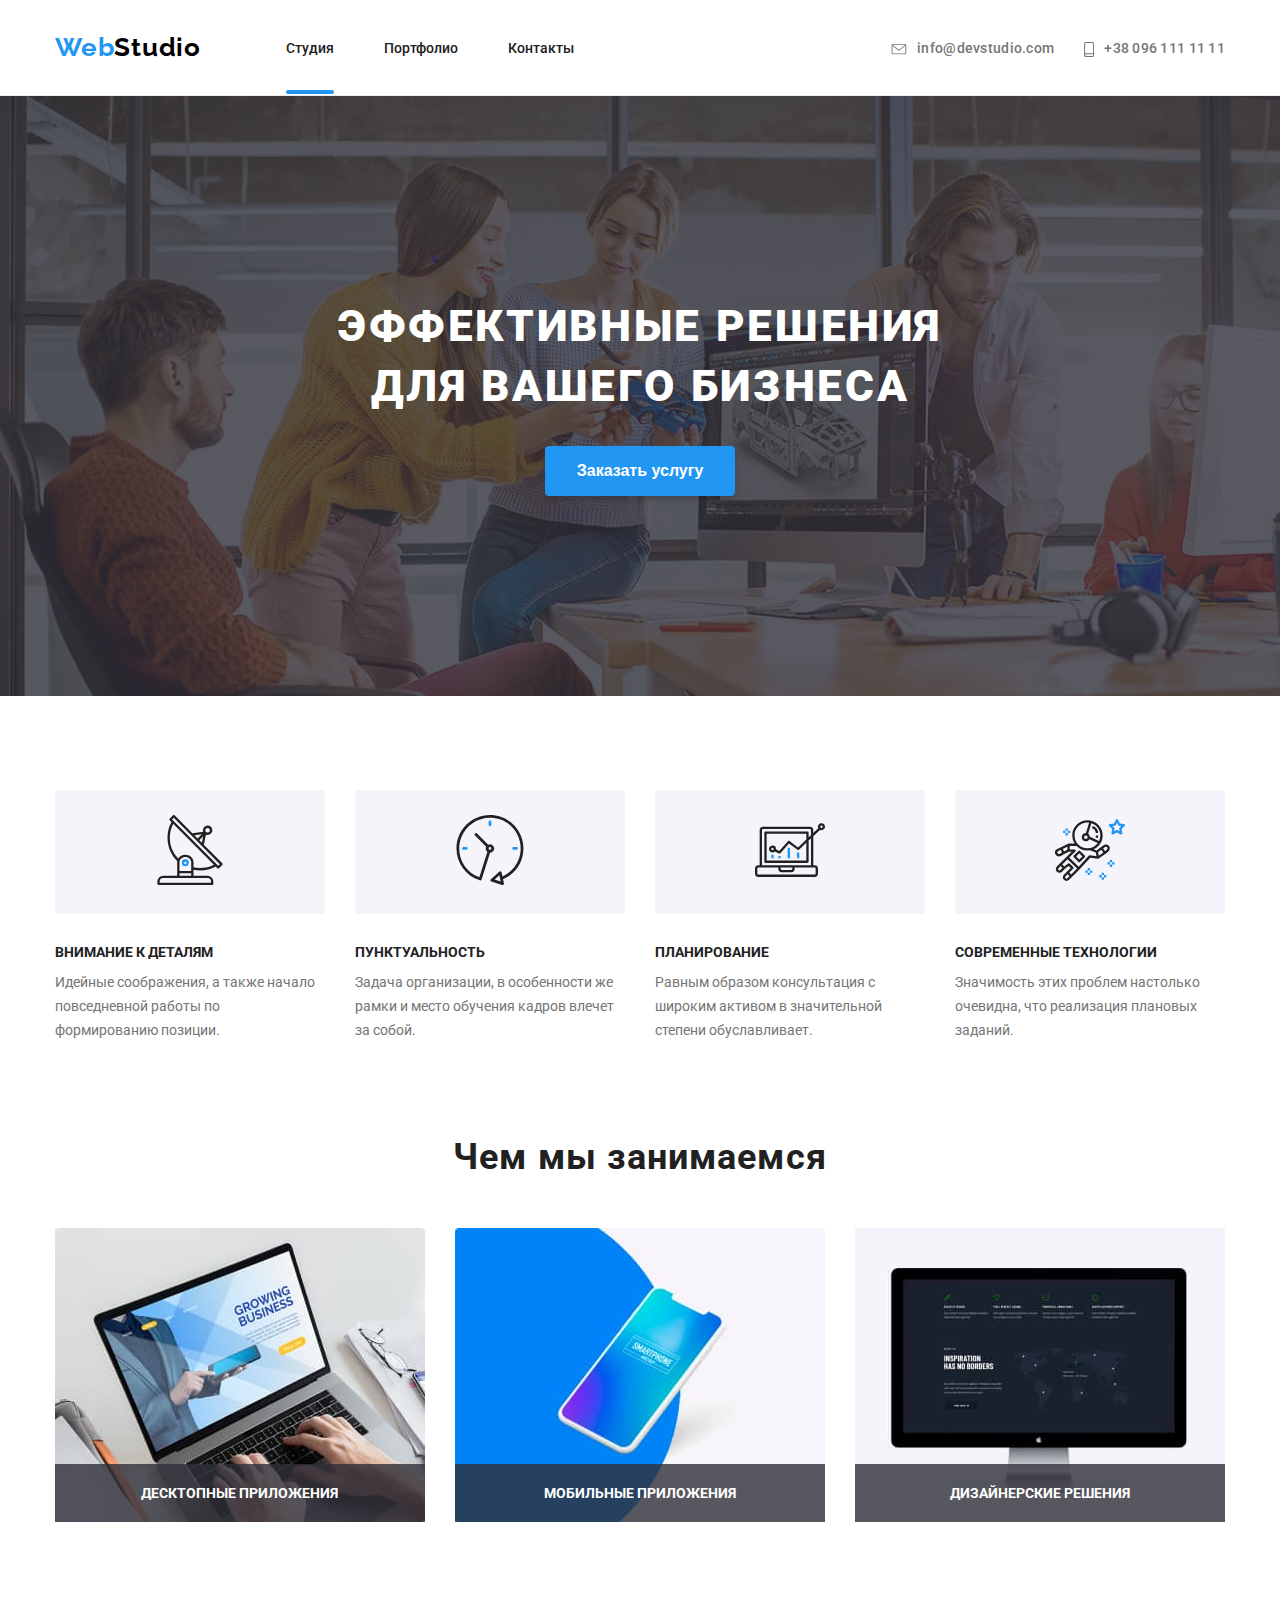
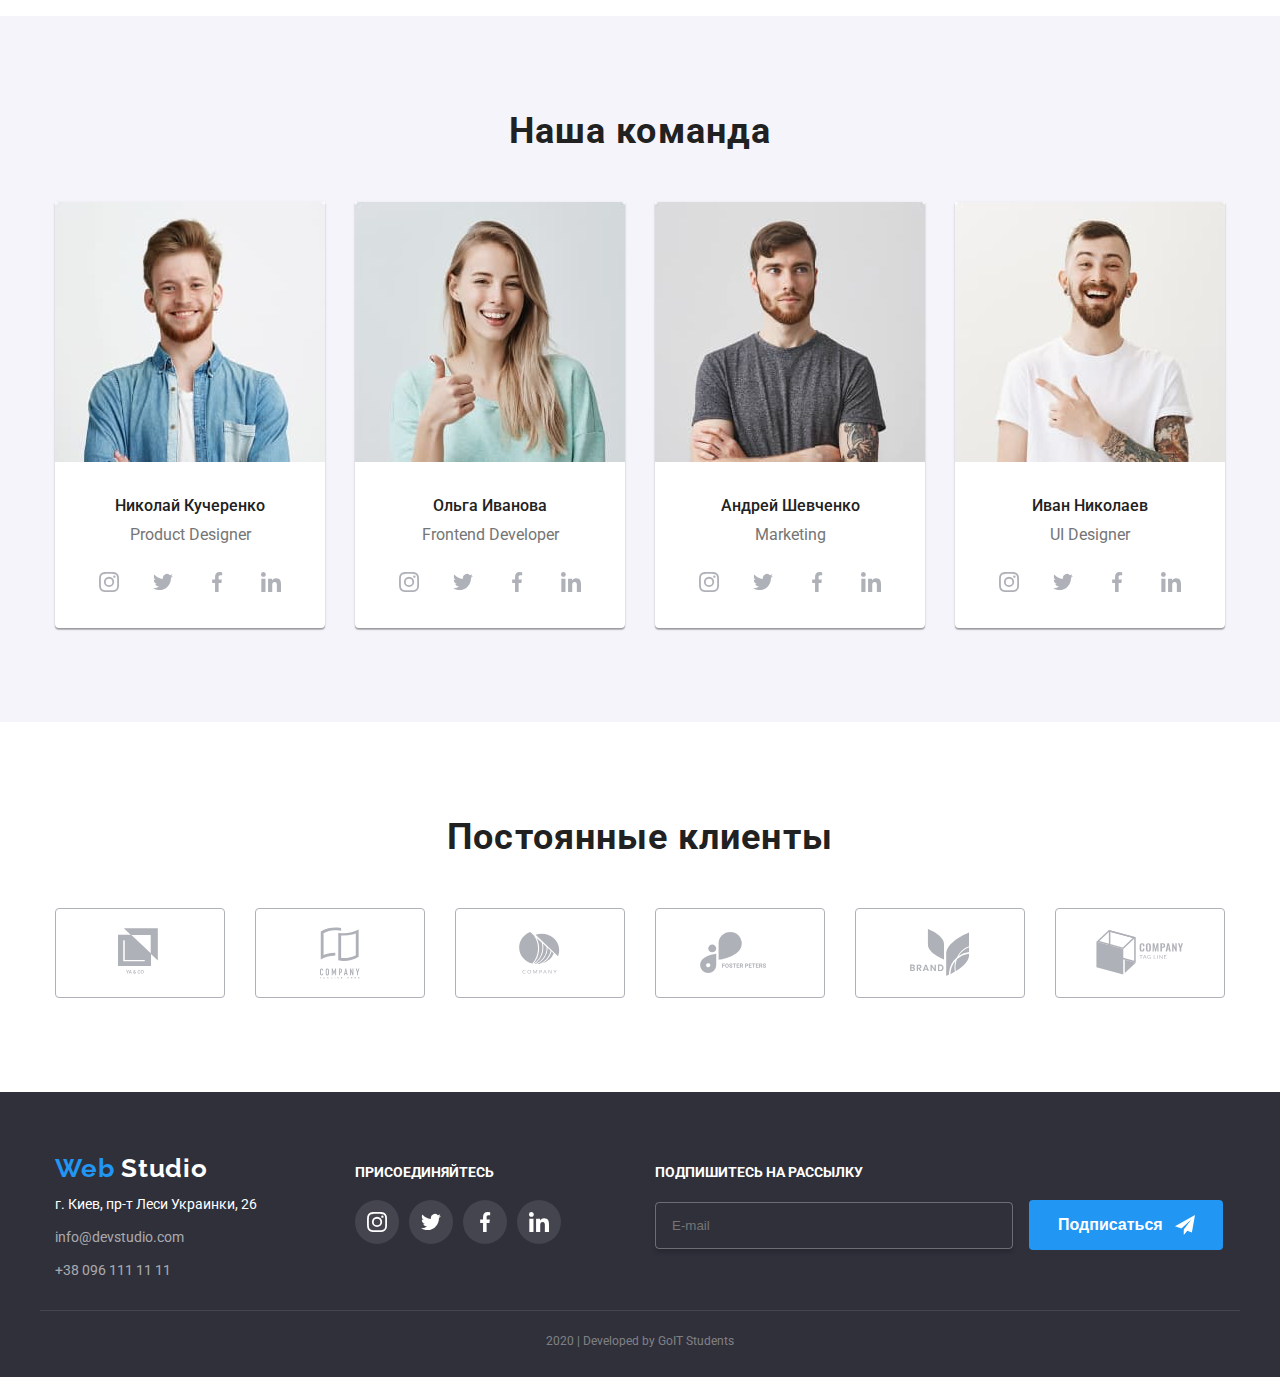
<file: index.html>
<!DOCTYPE html>
<html lang="ru">
  <head>
    <meta charset="UTF-8" />
    <meta name="viewport" content="width=device-width, initial-scale=1.0" />
    <title>Document</title>
    <link
      href="https://fonts.googleapis.com/css2?family=Raleway:wght@700&family=Roboto:wght@400;500;700;900&display=swap"
      rel="stylesheet"
    />
    <link rel="stylesheet" href="./css/main.min.css" />
  </head>
  <body>
    <header class="header-page">
      <nav class="conteiner header-content">
        <a class="main-logo" href="./index.html" lang="en">
          <span class="main-logo-web">Web</span>
          <span class="main-logo-studio">Studio</span></a
        >
        <div class="nav-button-conteiner">
          <ul class="list nav-main">
            <li class="nav-item">
              <a class="nav-link underline-link" href="./index.html">Студия</a>
            </li>
            <li class="nav-item">
              <a class="nav-link" href="./portfolio.html">Портфолио</a>
            </li>
            <li class="nav-item"><a class="nav-link" href="">Контакты</a></li>
          </ul>
        </div>
        <ul class="list nav-contacts-menu">
          <li class="nav-contacts">
            <a class="contacts" href="mailto:info@devstudio.com"
              ><svg width="16" height="11">
                <use href="./images/symbol-defs.svg#icon-letter1"></use></svg
              >info@devstudio.com</a
            >
          </li>
          <li class="nav-contacts">
            <a class="contacts" href="tel:+380961111111"
              ><svg width="10" height="15">
                <use href="./images/symbol-defs.svg#icon-phone1"></use></svg
              >+38 096 111 11 11</a
            >
          </li>
        </ul>
      </nav>
    </header>
    <main>
      <section class="main-section">
        <div class="conteiner">
          <h1 class="main-title">Эффективные решения для вашего бизнеса</h1>

          <button
            type="button"
            class="main-button-link primary-button"
            data-modal-open
          >
            Заказать услугу
          </button>
        </div>
      </section>

      <section>
        <div class="conteiner">
          <ul class="list second-section">
            <li class="second-section-item">
              <div class="second-section-pic">
                <svg class="criteria-icon">
                  <use href="./images/symbol-defs.svg#icon-antenna1"></use>
                </svg>
              </div>
              <h3 class="criteria-title">Внимание к деталям</h3>
              <p class="criteria-description-text">
                Идейные соображения, а также начало повседневной работы по
                формированию позиции.
              </p>
            </li>
            <li class="second-section-item">
              <div class="second-section-pic">
                <svg class="criteria-icon">
                  <use href="./images/symbol-defs.svg#icon-clock1"></use>
                </svg>
              </div>
              <h3 class="criteria-title">Пунктуальность</h3>
              <p class="criteria-description-text">
                Задача организации, в особенности же рамки и место обучения
                кадров влечет за собой.
              </p>
            </li>
            <li class="second-section-item">
              <div class="second-section-pic">
                <svg class="criteria-icon">
                  <use href="./images/symbol-defs.svg#icon-diagram1"></use>
                </svg>
              </div>
              <h3 class="criteria-title">Планирование</h3>
              <p class="criteria-description-text">
                Равным образом консультация с широким активом в значительной
                степени обуславливает.
              </p>
            </li>
            <li class="second-section-item">
              <div class="second-section-pic">
                <svg class="criteria-icon">
                  <use href="./images/symbol-defs.svg#icon-astronaut1"></use>
                </svg>
              </div>
              <h3 class="criteria-title">Современные технологии</h3>
              <p class="criteria-description-text">
                Значимость этих проблем настолько очевидна, что реализация
                плановых заданий.
              </p>
            </li>
          </ul>
        </div>
      </section>

      <section class="experience-section">
        <div class="conteiner">
          <h2 class="section-title">Чем мы занимаемся</h2>
          <ul class="list experience-list">
            <li class="experience-item">
              <img
                src="./images/img.jpg"
                alt="лаптоп"
                width="370"
                height="294"
              />
              <h3 class="experience-subtitle">Десктопные приложения</h3>
            </li>
            <li class="experience-item">
              <img
                src="./images/box.jpg"
                alt="мобильный"
                width="370"
                height="294"
              />
              <h3 class="experience-subtitle">Мобильные приложения</h3>
            </li>
            <li class="experience-item">
              <img
                src="./images/box3.jpg"
                alt="монитор"
                width="370"
                height="294"
              />
              <h3 class="experience-subtitle">Дизайнерские решения</h3>
            </li>
          </ul>
        </div>
      </section>

      <section class="our-team-section">
        <div class="conteiner">
          <h2 class="section-title">Наша команда</h2>
          <ul class="list team-list">
            <li class="team-card">
              <img
                src="./images/img(1).jpg"
                alt="Николай"
                width="270"
                height="260"
              />
              <div class="team-card-description">
                <h3 class="worker">Николай Кучеренко</h3>
                <p class="post" lang="en">Product Designer</p>
                <ul class="list network-list">
                  <li class="network-item">
                    <a class="list-item network-link" href="">
                      <svg class="network-icon">
                        <use href="./images/symbol-defs.svg#icon-inst1"></use>
                      </svg>
                    </a>
                  </li>
                  <li class="network-item">
                    <a class="list-item network-link" href="">
                      <svg class="network-icon">
                        <use href="./images/symbol-defs.svg#icon-twit1"></use>
                      </svg>
                    </a>
                  </li>
                  <li class="network-item">
                    <a class="list-item network-link" href="">
                      <svg class="network-icon">
                        <use href="./images/symbol-defs.svg#icon-faceb1"></use>
                      </svg>
                    </a>
                  </li>
                  <li class="network-item">
                    <a class="list-item network-link" href="">
                      <svg class="network-icon">
                        <use href="./images/symbol-defs.svg#icon-link1"></use>
                      </svg>
                    </a>
                  </li>
                </ul>
              </div>
            </li>

            <li class="team-card">
              <img
                src="./images/img(2).jpg"
                alt="Ольга"
                width="270"
                height="260"
              />
              <div class="team-card-description">
                <h3 class="worker">Ольга Иванова</h3>
                <p class="post" lang="en">Frontend Developer</p>
                <ul class="list network-list">
                  <li class="network-item">
                    <a class="list-item network-link" href="">
                      <svg class="network-icon">
                        <use href="./images/symbol-defs.svg#icon-inst1"></use>
                      </svg>
                    </a>
                  </li>
                  <li class="network-item">
                    <a class="list-item network-link" href="">
                      <svg class="network-icon">
                        <use href="./images/symbol-defs.svg#icon-twit1"></use>
                      </svg>
                    </a>
                  </li>
                  <li class="network-item">
                    <a class="list-item network-link" href="">
                      <svg class="network-icon">
                        <use href="./images/symbol-defs.svg#icon-faceb1"></use>
                      </svg>
                    </a>
                  </li>
                  <li class="network-item">
                    <a class="list-item network-link" href="">
                      <svg class="network-icon">
                        <use href="./images/symbol-defs.svg#icon-link1"></use>
                      </svg>
                    </a>
                  </li>
                </ul>
              </div>
            </li>
            <li class="team-card">
              <img
                src="./images/img(3).jpg"
                alt="Андрей"
                width="270"
                height="260"
              />
              <div class="team-card-description">
                <h3 class="worker">Андрей Шевченко</h3>
                <p class="post" lang="en">Marketing</p>
                <ul class="list network-list">
                  <li class="network-item">
                    <a class="list-item network-link" href="">
                      <svg class="network-icon">
                        <use href="./images/symbol-defs.svg#icon-inst1"></use>
                      </svg>
                    </a>
                  </li>
                  <li class="network-item">
                    <a class="list-item network-link" href="">
                      <svg class="network-icon">
                        <use href="./images/symbol-defs.svg#icon-twit1"></use>
                      </svg>
                    </a>
                  </li>
                  <li class="network-item">
                    <a class="list-item network-link" href="">
                      <svg class="network-icon">
                        <use href="./images/symbol-defs.svg#icon-faceb1"></use>
                      </svg>
                    </a>
                  </li>
                  <li class="network-item">
                    <a class="list-item network-link" href="">
                      <svg class="network-icon">
                        <use href="./images/symbol-defs.svg#icon-link1"></use>
                      </svg>
                    </a>
                  </li>
                </ul>
              </div>
            </li>
            <li class="team-card">
              <img
                src="./images/img(4).jpg"
                alt="Иван"
                width="270"
                height="260"
              />
              <div class="team-card-description">
                <h3 class="worker">Иван Николаев</h3>
                <p class="post" lang="en">UI Designer</p>
                <ul class="list network-list">
                  <li class="network-item">
                    <a class="list-item network-link" href="">
                      <svg class="network-icon">
                        <use href="./images/symbol-defs.svg#icon-inst1"></use>
                      </svg>
                    </a>
                  </li>
                  <li class="network-item">
                    <a class="list-item network-link" href="">
                      <svg class="network-icon">
                        <use href="./images/symbol-defs.svg#icon-twit1"></use>
                      </svg>
                    </a>
                  </li>
                  <li class="network-item">
                    <a class="list-item network-link" href="">
                      <svg class="network-icon">
                        <use href="./images/symbol-defs.svg#icon-faceb1"></use>
                      </svg>
                    </a>
                  </li>
                  <li class="network-item">
                    <a class="list-item network-link" href="">
                      <svg class="network-icon">
                        <use href="./images/symbol-defs.svg#icon-link1"></use>
                      </svg>
                    </a>
                  </li>
                </ul>
              </div>
            </li>
          </ul>
        </div>
      </section>

      <section class="client-section">
        <div class="conteiner">
          <h2 class="section-title">Постоянные клиенты</h2>
          <ul class="list client-list">
            <li class="client-item">
              <a class="list-item client-link" href="">
                <svg width="44" height="49" class="client-icon">
                  <use href="./images/symbol-defs.svg#icon-logo_1"></use>
                </svg>
              </a>
            </li>

            <li class="client-item">
              <a class="list-item client-link" href="">
                <svg width="40" height="52" class="client-icon">
                  <use href="./images/symbol-defs.svg#icon-logo_2"></use>
                </svg>
              </a>
            </li>

            <li class="client-item">
              <a class="list-item client-link" href="">
                <svg width="41" height="42" class="client-icon">
                  <use href="./images/symbol-defs.svg#icon-logo_3"></use>
                </svg>
              </a>
            </li>

            <li class="client-item">
              <a class="list-item client-link" href="">
                <svg width="79" height="42" class="client-icon">
                  <use href="./images/symbol-defs.svg#icon-logo_4"></use>
                </svg>
              </a>
            </li>

            <li class="client-item">
              <a class="list-item client-link" href="">
                <svg width="59" height="47" class="client-icon">
                  <use href="./images/symbol-defs.svg#icon-logo_5"></use>
                </svg>
              </a>
            </li>

            <li class="client-item">
              <a class="list-item client-link" href="">
                <svg width="88" height="45" class="client-icon">
                  <use href="./images/symbol-defs.svg#icon-logo_6"></use>
                </svg>
              </a>
            </li>
          </ul>
        </div>
      </section>
    </main>
    <footer class="footer-content">
      <div class="conteiner social-content">
        <div class="address-content">
          <a class="footer-logo" href="./index.html" lang="en"
            ><span class="footer-logo-web">Web</span>
            <span class="footer-logo-studio-white">Studio</span></a
          >

          <address class="site-address">
            <ul class="list">
              <li class="address">г. Киев, пр-т Леси Украинки, 26</li>
              <li class="footer-contacts">
                <a class="footer-nav" href="mailto:info@devstudio.com"
                  >info@devstudio.com</a
                >
              </li>

              <li class="footer-contacts">
                <a class="footer-nav" href="tel:+380961111111"
                  >+38 096 111 11 11</a
                >
              </li>
            </ul>
          </address>
        </div>
        <div class="join-content">
          <h3 class="footer-title">Присоединяйтесь</h3>
          <ul class="list join-list">
            <li class="social-item">
              <a class="footer-network-link" href="">
                <svg class="footer-network-icon">
                  <use href="./images/symbol-defs.svg#icon-inst1"></use>
                </svg>
              </a>
            </li>
            <li class="social-item">
              <a class="footer-network-link" href="">
                <svg class="footer-network-icon">
                  <use href="./images/symbol-defs.svg#icon-twit1"></use>
                </svg>
              </a>
            </li>
            <li class="social-item">
              <a class="footer-network-link" href="">
                <svg class="footer-network-icon">
                  <use href="./images/symbol-defs.svg#icon-faceb1"></use>
                </svg>
              </a>
            </li>
            <li class="social-item">
              <a class="footer-network-link" href="">
                <svg class="footer-network-icon">
                  <use href="./images/symbol-defs.svg#icon-link1"></use>
                </svg>
              </a>
            </li>
          </ul>
        </div>
        <form class="footer-subscribe" action="#" method="post">
          <h3 class="footer-title">Подпишитесь на рассылку</h3>
          <input
            class="footer-input"
            type="email"
            name="email"
            placeholder="E-mail"
          />
          <button type="submit" class="footer-button">
            Подписаться
            <svg class="footer-subscribe-icon">
              <use href="./images/symbol-defs.svg#icon-plane1"></use>
            </svg>
          </button>
        </form>
      </div>

      <div class="conteiner site-development">
        <p class="developed" lang="en">2020 | Developed by GoIT Students</p>
      </div>
    </footer>
    <div data-modal class="modal-backdrop is-hidden">
      <div class="order-modal-window">
        <button data-modal-close class="close-modal-window" type="button">
          <svg class="close-svg">
            <use href="./images/modal-sprite.svg#icon-close"></use>
          </svg>
        </button>
        <h3 class="order-header">Оставьте свои данные, мы вам перезвоним</h3>
        <form>
          <div class="form-wraper">
            <input
              class="order-input"
              type="text"
              placeholder=" "
              name="user-name"
              id="user-name"
            />
            <label class="order-label" for="user-name">Имя</label>
            <svg class="order-icon">
              <use href="./images/modal-sprite.svg#icon-name"></use>
            </svg>
          </div>
          <div class="form-wraper">
            <input
              class="order-input"
              type="tel"
              placeholder=" "
              name="user-tel"
              id="user-tel"
            />
            <label class="order-label" for="user-tel">Телефон</label>
            <svg class="order-icon">
              <use href="./images/modal-sprite.svg#icon-telephone"></use>
            </svg>
          </div>
          <div class="form-wraper">
            <input
              class="order-input"
              type="email"
              placeholder=" "
              name="user-mail"
              id="user-mail"
            />
            <label class="order-label" for="user-mail">Почта</label>
            <svg class="order-icon">
              <use href="./images/modal-sprite.svg#icon-mail"></use>
            </svg>
          </div>
          <div class="comment-wraper">
            <textarea
              class="comment-textarea"
              id="comment"
              name="comment"
              rows="6"
            >
            </textarea>

            <label class="comment-label" for="comment">Комментарий</label>
          </div>
          <div class="policy-wraper">
            <label class="check policy-label" for="policy">
              <input
                class="policy-checkbox"
                id="policy"
                type="checkbox"
                name="policy"
                value="policy"
              />
              <span class="checkbox"></span>
              Соглашаюсь с рассылкой и принимаю
              <a class="policy-link" href="">Условия договора</a></label
            >
          </div>
          <button class="order-buttom" type="submit">Отправить</button>
        </form>
      </div>
    </div>
    <script src="./js/modal.js"></script>
  </body>
</html>
</file>
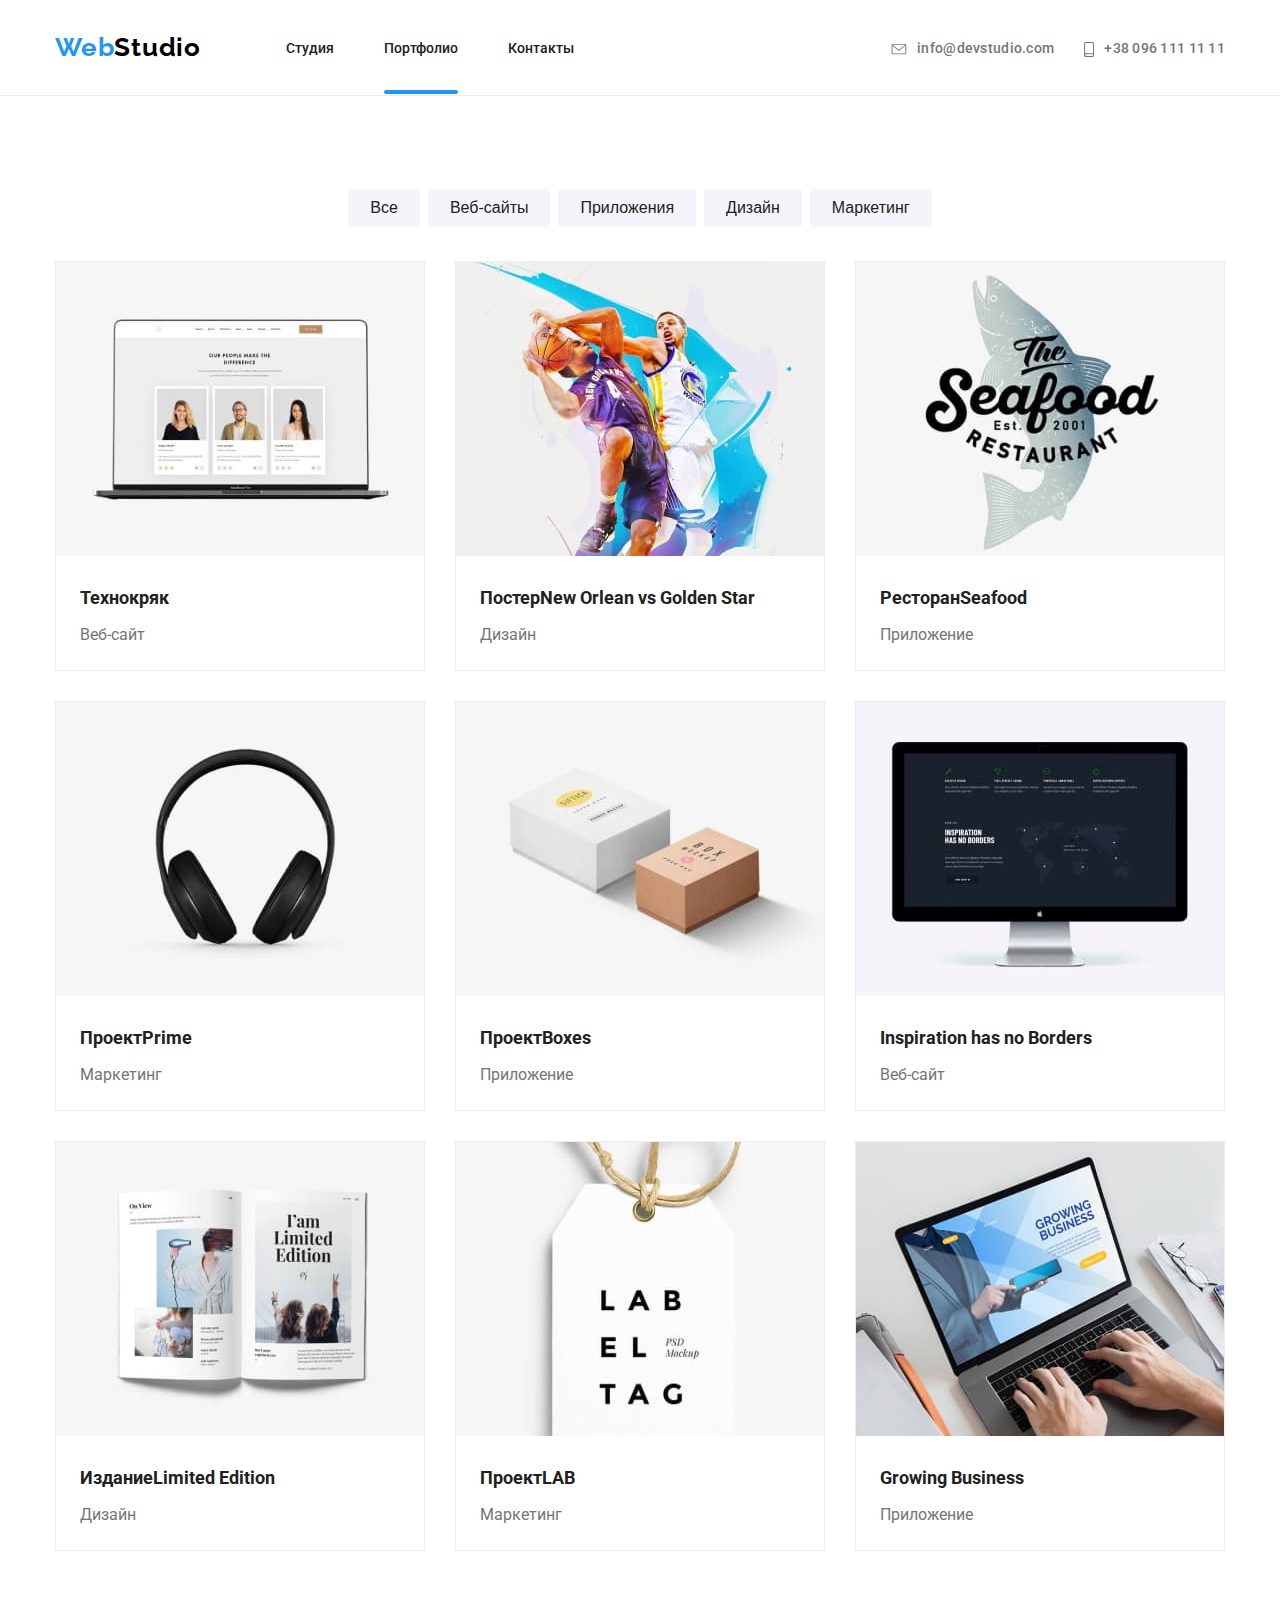
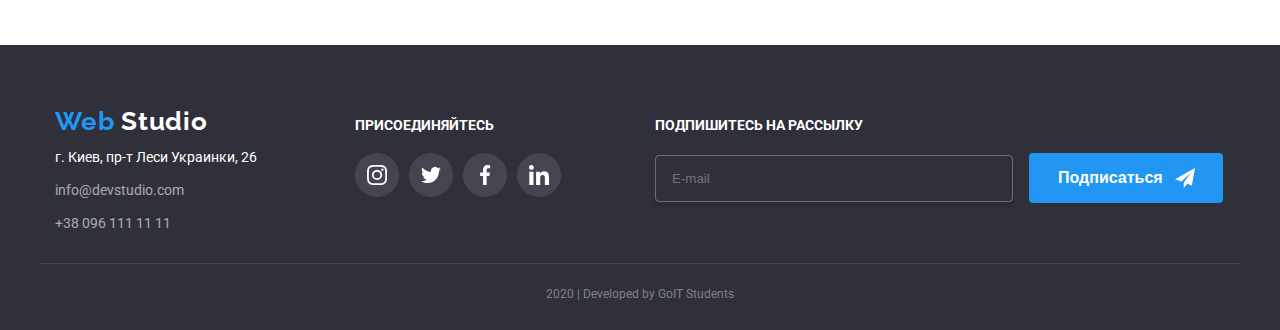
<file: portfolio.html>
<!DOCTYPE html>
<html lang="ru">
  <head>
    <meta charset="UTF-8" />
    <meta name="viewport" content="width=device-width, initial-scale=1.0" />
    <title>Portfolio</title>
    <link
      href="https://fonts.googleapis.com/css2?family=Raleway:wght@700&family=Roboto:wght@400;500;700;900&display=swap"
      rel="stylesheet"
    />
    <link rel="stylesheet" href="./css/main.min.css" />
  </head>
  <body>
    <header class="header-page">
      <nav class="conteiner header-content">
        <a class="main-logo" href="./index.html" lang="en">
          <span class="main-logo-web">Web</span>
          <span class="main-logo-studio">Studio</span></a
        >
        <div class="nav-button-conteiner">
          <ul class="list nav-main">
            <li class="nav-item">
              <a class="nav-link" href="./index.html">Студия</a>
            </li>
            <li class="nav-item">
              <a class="nav-link underline-link" href="./portfolio.html"
                >Портфолио</a
              >
            </li>
            <li class="nav-item">
              <a class="nav-link" href="">Контакты </a>
            </li>
          </ul>
        </div>
        <ul class="list nav-contacts-menu">
          <li class="nav-contacts">
            <a class="contacts" href="mailto:info@devstudio.com"
              ><svg width="16" height="11">
                <use href="./images/symbol-defs.svg#icon-letter1"></use></svg
              >info@devstudio.com</a
            >
          </li>
          <li class="nav-contacts">
            <a class="contacts" href="tel:+380961111111"
              ><svg width="10" height="15">
                <use href="./images/symbol-defs.svg#icon-phone1"></use></svg
              >+38 096 111 11 11</a
            >
          </li>
        </ul>
      </nav>
    </header>
    <main class="portfolio-main-page">
      <section>
        <div class="conteiner">
          <h1 class="invisible-title">Страница портфолио</h1>
          <ul class="list interactive-menu">
            <li class="interactive-item">
              <button type="button" class="interactive-link">Все</button>
            </li>
            <li class="interactive-item">
              <button type="button" class="interactive-link">Веб-сайты</button>
            </li>
            <li class="interactive-item">
              <button type="button" class="interactive-link">Приложения</button>
            </li>
            <li class="interactive-item">
              <button type="button" class="interactive-link">Дизайн</button>
            </li>
            <li class="interactive-item">
              <button type="button" class="interactive-link">Маркетинг</button>
            </li>
          </ul>

          <h2 class="invisible-title">Портфолио Меню</h2>
          <ul class="list portfolio-menu">
            <li class="portfolio-menu-item">
              <a href="">
                <div class="portfolio-background">
                  <img
                    src="./images/pic1.jpg"
                    alt=""
                    width="370"
                    height="294"
                  />
                  <div class="image-content">
                    <p>
                      Технокряк это современная площадка распространения
                      коронавируса. Компании используют эту платформу для
                      цифрового шпионажа и атак на защищённые сервера
                      конкурентов.
                    </p>
                  </div>
                </div>
                <div class="portfolio-card-body">
                  <h3 class="project">Технокряк</h3>
                  <p class="working">Веб-сайт</p>
                </div>
              </a>
            </li>
            <li class="portfolio-menu-item">
              <a href="">
                <div class="portfolio-background">
                  <img
                    src="./images/pic2.jpg"
                    alt=""
                    width="370"
                    height="294"
                  />
                  <div class="image-content">
                    <p>
                      Lorem ipsum dolor, sit amet consectetur adipisicing elit.
                      Quas repellendus praesentium fuga recusandae! Dicta facere
                      quo assumenda suscipit illum ipsa nobis?
                    </p>
                  </div>
                </div>
                <div class="portfolio-card-body">
                  <h3 class="project">
                    Постер <span lang="en">New Orlean vs Golden Star</span>
                  </h3>
                  <p class="working">Дизайн</p>
                </div>
              </a>
            </li>
            <li class="portfolio-menu-item">
              <a href="">
                <div class="portfolio-background">
                  <img
                    src="./images/pic3.jpg"
                    alt=""
                    width="370"
                    height="294"
                  />
                  <div class="image-content">
                    <p>
                      Lorem ipsum dolor, sit amet consectetur adipisicing elit.
                      Quas repellendus praesentium fuga recusandae! Dicta facere
                      quo assumenda suscipit illum ipsa nobis?
                    </p>
                  </div>
                </div>
                <div class="portfolio-card-body">
                  <h3 class="project">
                    Ресторан <span lang="en">Seafood</span>
                  </h3>
                  <p class="working">Приложение</p>
                </div>
              </a>
            </li>
            <li class="portfolio-menu-item">
              <a href="">
                <div class="portfolio-background">
                  <img
                    src="./images/pic4.jpg"
                    alt=""
                    width="370"
                    height="294"
                  />
                  <div class="image-content">
                    <p>
                      Lorem ipsum dolor, sit amet consectetur adipisicing elit.
                      Quas repellendus praesentium fuga recusandae! Dicta facere
                      quo assumenda suscipit illum ipsa nobis?
                    </p>
                  </div>
                </div>
                <div class="portfolio-card-body">
                  <h3 class="project">Проект <span lang="en">Prime</span></h3>
                  <p class="working">Маркетинг</p>
                </div>
              </a>
            </li>
            <li class="portfolio-menu-item">
              <a href="">
                <div class="portfolio-background">
                  <img
                    src="./images/pic5.jpg"
                    alt=""
                    width="370"
                    height="294"
                  />
                  <div class="image-content">
                    <p>
                      Lorem ipsum dolor, sit amet consectetur adipisicing elit.
                      Quas repellendus praesentium fuga recusandae! Dicta facere
                      quo assumenda suscipit illum ipsa nobis?
                    </p>
                  </div>
                </div>
                <div class="portfolio-card-body">
                  <h3 class="project">Проект <span lang="en">Boxes</span></h3>
                  <p class="working">Приложение</p>
                </div>
              </a>
            </li>
            <li class="portfolio-menu-item">
              <a href="">
                <div class="portfolio-background">
                  <img
                    src="./images/pic6.jpg"
                    alt=""
                    width="370"
                    height="294"
                  />
                  <div class="image-content">
                    <p>
                      Lorem ipsum dolor, sit amet consectetur adipisicing elit.
                      Quas repellendus praesentium fuga recusandae! Dicta facere
                      quo assumenda suscipit illum ipsa nobis?
                    </p>
                  </div>
                </div>
                <div class="portfolio-card-body">
                  <h3 class="project">
                    <span lang="en">Inspiration has no Borders</span>
                  </h3>
                  <p class="working">Веб-сайт</p>
                </div>
              </a>
            </li>
            <li class="portfolio-menu-item">
              <a href="">
                <div class="portfolio-background">
                  <img
                    src="./images/pic7.jpg"
                    alt=""
                    width="370"
                    height="294"
                  />
                  <div class="image-content">
                    <p>
                      Lorem ipsum dolor, sit amet consectetur adipisicing elit.
                      Quas repellendus praesentium fuga recusandae! Dicta facere
                      quo assumenda suscipit illum ipsa nobis?
                    </p>
                  </div>
                </div>
                <div class="portfolio-card-body">
                  <h3 class="project">
                    Издание <span lang="en">Limited Edition</span>
                  </h3>
                  <p class="working">Дизайн</p>
                </div>
              </a>
            </li>
            <li class="portfolio-menu-item">
              <a href="">
                <div class="portfolio-background">
                  <img
                    src="./images/pic8.jpg"
                    alt=""
                    width="370"
                    height="294"
                  />
                  <div class="image-content">
                    <p>
                      Lorem ipsum dolor, sit amet consectetur adipisicing elit.
                      Quas repellendus praesentium fuga recusandae! Dicta facere
                      quo assumenda suscipit illum ipsa nobis?
                    </p>
                  </div>
                </div>
                <div class="portfolio-card-body">
                  <h3 class="project">Проект <span lang="en">LAB</span></h3>
                  <p class="working">Маркетинг</p>
                </div>
              </a>
            </li>
            <li class="portfolio-menu-item">
              <a href="">
                <div class="portfolio-background">
                  <img
                    src="./images/pic9.jpg"
                    alt=""
                    width="370"
                    height="294"
                  />
                  <div class="image-content">
                    <p>
                      Lorem ipsum dolor, sit amet consectetur adipisicing elit.
                      Quas repellendus praesentium fuga recusandae! Dicta facere
                      quo assumenda suscipit illum ipsa nobis?
                    </p>
                  </div>
                </div>
                <div class="portfolio-card-body">
                  <h3 class="project">
                    <span lang="en">Growing Business</span>
                  </h3>
                  <p class="working">Приложение</p>
                </div>
              </a>
            </li>
          </ul>
        </div>
      </section>
    </main>
    <footer class="footer-content">
      <div class="conteiner social-content">
        <div class="address-content">
          <a class="footer-logo" href="./index.html" lang="en"
            ><span class="footer-logo-web">Web</span>
            <span class="footer-logo-studio-white">Studio</span></a
          >

          <address class="site-address">
            <ul class="list">
              <li class="address">г. Киев, пр-т Леси Украинки, 26</li>
              <li class="footer-contacts">
                <a class="footer-nav" href="mailto:info@devstudio.com"
                  >info@devstudio.com</a
                >
              </li>

              <li class="footer-contacts">
                <a class="footer-nav" href="tel:+380961111111"
                  >+38 096 111 11 11</a
                >
              </li>
            </ul>
          </address>
        </div>
        <div class="join-content">
          <h3 class="footer-title">Присоединяйтесь</h3>
          <ul class="list join-list">
            <li class="social-item">
              <a class="list-item footer-network-link" href="">
                <svg class="footer-network-icon">
                  <use href="./images/symbol-defs.svg#icon-inst1"></use>
                </svg>
              </a>
            </li>
            <li class="social-item">
              <a class="list-item footer-network-link" href="">
                <svg class="footer-network-icon">
                  <use href="./images/symbol-defs.svg#icon-twit1"></use>
                </svg>
              </a>
            </li>
            <li class="social-item">
              <a class="list-item footer-network-link" href="">
                <svg class="footer-network-icon">
                  <use href="./images/symbol-defs.svg#icon-faceb1"></use>
                </svg>
              </a>
            </li>
            <li class="social-item">
              <a class="list-item footer-network-link" href="">
                <svg class="footer-network-icon">
                  <use href="./images/symbol-defs.svg#icon-link1"></use>
                </svg>
              </a>
            </li>
          </ul>
        </div>
        <form class="footer-subscribe" action="#" method="post">
          <h3 class="footer-title">Подпишитесь на рассылку</h3>
          <input
            class="footer-input"
            type="email"
            name="email"
            placeholder="E-mail"
          />
          <button type="submit" class="footer-button">
            Подписаться
            <svg class="footer-subscribe-icon">
              <use href="./images/symbol-defs.svg#icon-plane1"></use>
            </svg>
          </button>
        </form>
      </div>

      <div class="conteiner site-development">
        <p class="developed" lang="en">2020 | Developed by GoIT Students</p>
      </div>
    </footer>
  </body>
</html>
</file>
<file: css/main.min.css>
*{-webkit-box-sizing:border-box;box-sizing:border-box;margin:0px;padding:0px}body{font-style:normal;font-family:"Roboto",sans-serif}h1,h2,h3{margin-top:0px;margin-bottom:0px}a{text-decoration:none}.list{list-style:none;padding:0px;margin:0px}.conteiner{width:1200px;padding-left:15px;padding-right:15px;margin-left:auto;margin-right:auto}.section-title{font-weight:bold;font-size:36px;line-height:42px;text-align:center;margin-bottom:50px;letter-spacing:0.03em;color:#212121}.main-logo{margin-right:85px;display:-webkit-box;display:-ms-flexbox;display:flex;-webkit-box-align:center;-ms-flex-align:center;align-items:center}.main-logo-web{color:#2196f3}.main-logo-studio{color:#000000}.footer-logo,.main-logo{font-family:"Raleway",sans-serif;font-style:normal;font-weight:bold;font-size:26px;line-height:31px;letter-spacing:0.03em}.footer-logo-web{color:#2196f3}.footer-logo-studio{color:#000000}.footer-logo-studio-white{color:#fff}.header-page{-webkit-box-align:center;-ms-flex-align:center;align-items:center;border-bottom:1px solid #ececec}.header-content{-webkit-box-align:center;-ms-flex-align:center;align-items:center;padding-top:32px;padding-bottom:32px}.header-content,.nav-main,.nav-contacts-menu{display:-webkit-box;display:-ms-flexbox;display:flex}.nav-button-conteiner{margin-right:auto}.nav-item:not(:last-child){margin-right:50px}.nav-contacts:not(:last-child){margin-right:30px}.underline-link{position:relative;padding:38px 0px;background-color:inherit;width:100%;height:4px;-webkit-transition:background-color 250ms cubic-bezier(0.4, 0, 0.2, 1);transition:background-color 250ms cubic-bezier(0.4, 0, 0.2, 1)}.underline-link::after{content:'';position:absolute;bottom:0;right:0;left:0;width:100%;height:4px;background-color:#2196f3;border-radius:2px}.nav-link{font-style:normal;font-weight:500;font-size:14px;line-height:16px;color:#212121;-webkit-transition:color 250ms 250ms cubic-bezier(0.4, 0, 0.2, 1);transition:color 250ms 250ms cubic-bezier(0.4, 0, 0.2, 1)}.nav-link:hover,.nav-link:focus{color:#2196f3}.contacts{font-style:normal;font-weight:500;font-size:14px;line-height:16px;letter-spacing:0.02em;color:#757575;fill:#757575}.contacts:hover,.contacts:focus{color:#2196f3;fill:#2196f3}.contacts svg{margin-right:10px;vertical-align:middle}.main-section{padding-top:200px;padding-bottom:200px;background-image:-webkit-gradient(linear, left top, left bottom, from(rgba(47,48,58,0.8)), to(rgba(47,48,58,0.8))),url(../images/himg1.jpg);background-image:linear-gradient(rgba(47,48,58,0.8), rgba(47,48,58,0.8)),url(../images/himg1.jpg);text-align:center;max-width:1600px;margin-left:auto;margin-right:auto}.main-title{font-weight:900;font-size:44px;line-height:60px;text-transform:uppercase;letter-spacing:0.06em;padding-left:237px;padding-right:237px;margin:0;color:#fff}.primary-button{margin-top:30px;margin-bottom:0px}.main-button-link{font-weight:bold;font-size:16px;line-height:30px;padding:10px 32px;-webkit-box-shadow:0px 4px 4px rgba(0,0,0,0.15);box-shadow:0px 4px 4px rgba(0,0,0,0.15);border-radius:4px;border:none;outline:none;cursor:pointer;background-color:#2196f3;color:#fff}.main-button-link:hover,.main-button-link:focus{background-color:#2196f3}.second-section{padding-top:94px;display:-webkit-box;display:-ms-flexbox;display:flex}.second-section-item{width:calc((100% - 30px * 3) / 4)}.second-section-item:not(:last-child){margin-right:30px}.second-section-pic{background-color:#f5f4fa;border-radius:4px;width:100%;padding:25px 100px}.criteria-icon{width:70px;height:70px}.criteria-title{font-weight:bold;font-size:14px;line-height:16px;text-transform:uppercase;margin-top:30px;margin-bottom:0px;color:#212121}.criteria-description-text{font-weight:normal;font-size:14px;line-height:24px;margin-top:10px;margin-bottom:0px;color:#757575}.experience-section{padding-top:94px;padding-bottom:94px}.experience-list{display:-webkit-box;display:-ms-flexbox;display:flex}.experience-item{width:calc((100% - 30px * 2) / 3);position:relative}.experience-item:not(:last-child){margin-right:30px}.experience-item img{display:block;max-width:100%;height:100%}.experience-subtitle{position:absolute;left:0;right:0;bottom:0;font-weight:bold;width:100%;font-size:14px;line-height:16px;text-align:center;-webkit-box-pack:center;-ms-flex-pack:center;justify-content:center;text-transform:uppercase;padding-top:21px;padding-bottom:21px;background:rgba(47,48,58,0.8);color:#fff}.our-team-section{padding-top:94px;padding-bottom:94px;background:#f5f4fa}.team-list{display:-webkit-box;display:-ms-flexbox;display:flex}.team-card{width:calc((100% - 30px * 3) / 4);-webkit-box-shadow:0px 2px 1px rgba(0,0,0,0.2),0px 1px 1px rgba(0,0,0,0.14),0px 1px 3px rgba(0,0,0,0.12);box-shadow:0px 2px 1px rgba(0,0,0,0.2),0px 1px 1px rgba(0,0,0,0.14),0px 1px 3px rgba(0,0,0,0.12);border-radius:0px 0px 4px 4px;background:#fff}.team-card:not(:last-child){margin-right:30px}.team-card-description{padding-top:30px;padding-bottom:24px}.worker,.post{font-weight:500;font-size:16px;line-height:19px;text-align:center;color:#212121}.post{font-weight:normal;margin-top:10px;margin-bottom:0px;color:#757575}.network-icon{width:20px;height:20px}.network-list{margin-top:16px;padding:0;-webkit-box-pack:center;-ms-flex-pack:center;justify-content:center;display:-webkit-box;display:-ms-flexbox;display:flex}.network-link{width:44px;height:44px;-webkit-box-align:center;-ms-flex-align:center;align-items:center;-webkit-box-pack:center;-ms-flex-pack:center;justify-content:center;display:-webkit-box;display:-ms-flexbox;display:flex;border-radius:50%;fill:#afb1b8;-webkit-transition:background-color 250ms cubic-bezier(0.4, 0, 0.2, 1),fill 250ms cubic-bezier(0.4, 0, 0.2, 1);transition:background-color 250ms cubic-bezier(0.4, 0, 0.2, 1),fill 250ms cubic-bezier(0.4, 0, 0.2, 1)}.network-link:hover,.network-link:focus{background-color:#2196f3;fill:#fff}.network-item:not(:last-child){margin-right:10px}.client-section{padding-top:94px;padding-bottom:94px}.client-list{display:-webkit-box;display:-ms-flexbox;display:flex}.client-item{width:calc((100% - 30px * 5) / 6)}.client-item:not(:last-child){margin-right:30px}.client-link{width:170px;height:90px;-webkit-box-align:center;-ms-flex-align:center;align-items:center;-webkit-box-pack:center;-ms-flex-pack:center;justify-content:center;display:-webkit-box;display:-ms-flexbox;display:flex;border:1px solid #afb1b8;border-radius:4px;-webkit-box-sizing:border-box;box-sizing:border-box;fill:#afb1b8;-webkit-transition:border-color 250ms cubic-bezier(0.4, 0, 0.2, 1),fill 250ms cubic-bezier(0.4, 0, 0.2, 1);transition:border-color 250ms cubic-bezier(0.4, 0, 0.2, 1),fill 250ms cubic-bezier(0.4, 0, 0.2, 1)}.client-link:hover,.client-link:focus{-webkit-box-sizing:border-box;box-sizing:border-box;border:1px solid #2196f3;border-radius:4px;fill:#2196f3}.footer-content{background-color:#2f303a}.social-content{display:-webkit-box;display:-ms-flexbox;display:flex;-webkit-box-align:baseline;-ms-flex-align:baseline;align-items:baseline}.address-content{width:231px;padding-top:45px;padding-bottom:28px;margin-right:69px}.site-address{margin-top:8px}.address,.footer-contacts .footer-nav{font-weight:normal;font-size:14px;line-height:24px;font-style:normal;color:#fff}.footer-contacts{margin-top:9px}.footer-contacts .footer-nav{color:rgba(255,255,255,0.6)}.join-content{width:206px;padding-top:72px;padding-bottom:50px;margin-right:94px}.footer-title{font-weight:bold;font-size:14px;line-height:16px;text-transform:uppercase;margin-bottom:20px;color:#fff}.join-list{display:-webkit-box;display:-ms-flexbox;display:flex}.footer-network-icon,.footer-subscribe-icon{width:20px;height:20px;fill:#fff}.social-item:not(:last-child){margin-right:10px}.footer-network-link{width:44px;height:44px;-webkit-box-align:center;-ms-flex-align:center;align-items:center;-webkit-box-pack:center;-ms-flex-pack:center;justify-content:center;display:-webkit-box;display:-ms-flexbox;display:flex;border-radius:50%;background-color:rgba(255,255,255,0.1);-webkit-transition:background-color 250ms cubic-bezier(0.4, 0, 0.2, 1);transition:background-color 250ms cubic-bezier(0.4, 0, 0.2, 1)}.footer-network-link:hover{background-color:#2196f3}.footer-subscribe{padding-top:72px;padding-bottom:50px}.footer-input{padding:15px 16px;margin-right:12px;width:358px;background-color:inherit;border:1px solid rgba(255,255,255,0.3);-webkit-box-sizing:border-box;box-sizing:border-box;-webkit-box-shadow:0px 4px 4px rgba(0,0,0,0.15);box-shadow:0px 4px 4px rgba(0,0,0,0.15);border-radius:4px;outline:none;color:rgba(255,255,255,0.3)}.footer-button{position:relative;font-weight:bold;font-size:16px;line-height:30px;color:#fff;-webkit-box-align:center;-ms-flex-align:center;align-items:center;text-align:center;padding:10px 60px 10px 29px;background-color:#2196f3;border-radius:4px;border:none}.footer-button .footer-subscribe-icon{position:absolute;right:28px;top:50%;-webkit-transform:translateY(-50%);transform:translateY(-50%)}.site-development{border-top:1px solid rgba(255,255,255,0.1);padding-top:18px;padding-bottom:24px}.developed{font-weight:normal;font-size:12px;line-height:24px;text-align:center;margin:0px;color:rgba(255,255,255,0.4)}.modal-backdrop{position:fixed;top:0;left:0;right:0;bottom:0;background-color:rgba(0,0,0,0.2);opacity:1;-webkit-transform:scale(1, 1);transform:scale(1, 1);-webkit-transition:opacity 250ms cubic-bezier(0.4, 0, 0.2, 1),-webkit-transform 250ms cubic-bezier(0.4, 0, 0.2, 1);transition:opacity 250ms cubic-bezier(0.4, 0, 0.2, 1),-webkit-transform 250ms cubic-bezier(0.4, 0, 0.2, 1);transition:opacity 250ms cubic-bezier(0.4, 0, 0.2, 1),transform 250ms cubic-bezier(0.4, 0, 0.2, 1);transition:opacity 250ms cubic-bezier(0.4, 0, 0.2, 1),transform 250ms cubic-bezier(0.4, 0, 0.2, 1),-webkit-transform 250ms cubic-bezier(0.4, 0, 0.2, 1)}.is-hidden{overflow:hidden;pointer-events:none;opacity:0;-webkit-transform:scale(0, 0);transform:scale(0, 0)}.order-modal-window{position:absolute;top:50%;left:50%;-webkit-transform:translate(-50%, -50%);transform:translate(-50%, -50%);width:528px;height:581px;padding:40px 40px;background-color:#fff;-webkit-box-shadow:0px 2px 1px rgba(0,0,0,0.2),0px 1px 1px rgba(0,0,0,0.14),0px 1px 3px rgba(0,0,0,0.12);box-shadow:0px 2px 1px rgba(0,0,0,0.2),0px 1px 1px rgba(0,0,0,0.14),0px 1px 3px rgba(0,0,0,0.12);border-radius:4px}.close-modal-window{width:30px;height:30px;position:absolute;top:5px;right:5px;background:#fff;border:1px solid rgba(0,0,0,0.1);border-radius:50%;cursor:pointer;outline:none;-webkit-transition:all 250ms cubic-bezier(0.4, 0, 0.2, 1);transition:all 250ms cubic-bezier(0.4, 0, 0.2, 1)}.close-modal-window .close-svg{width:11px;height:11px;fill:#000000}.close-modal-window .close-svg:focus-within,.close-modal-window .close-svg:hover{width:11px;height:11px;fill:#2196f3}.order-header{margin-bottom:30px;padding:0px 25px}.form-wraper{cursor:pointer;position:relative;margin-bottom:28px}.form-wraper input{width:100%;height:40px;padding:12px 18px 12px 42px;-webkit-box-sizing:border-box;box-sizing:border-box;border-radius:4px;cursor:pointer;border:1px solid rgba(33,33,33,0.2);-webkit-transition:all 250ms cubic-bezier(0.4, 0, 0.2, 1);transition:all 250ms cubic-bezier(0.4, 0, 0.2, 1)}.form-wraper input:focus,.form-wraper input:hover{width:100%;height:40px;padding:12px 18px 12px 42px;-webkit-box-sizing:border-box;box-sizing:border-box;border-radius:4px;outline:none;border:1px solid #2196f3}.form-wraper input:focus .order-icon,.form-wraper input:hover .order-icon{fill:#2196f3}.form-wraper .order-icon{position:absolute;left:10px;top:50%;-webkit-transform:translateY(-50%);transform:translateY(-50%);width:12px;height:12px;fill:#212121;-webkit-transition:fill 250ms cubic-bezier(0.4, 0, 0.2, 1);transition:fill 250ms cubic-bezier(0.4, 0, 0.2, 1)}.order-label{position:absolute;left:42px;top:50%;-webkit-transform:translateY(-50%);transform:translateY(-50%);font-family:Roboto;font-weight:normal;font-size:14px;line-height:16px;color:#757575;-webkit-transition:-webkit-transform 250ms cubic-bezier(0.4, 0, 0.2, 1);transition:-webkit-transform 250ms cubic-bezier(0.4, 0, 0.2, 1);transition:transform 250ms cubic-bezier(0.4, 0, 0.2, 1);transition:transform 250ms cubic-bezier(0.4, 0, 0.2, 1), -webkit-transform 250ms cubic-bezier(0.4, 0, 0.2, 1)}.order-input:not(:placeholder-shown) ~ .order-label,.form-wraper:focus-within .order-label,.form-wraper:hover .order-label{-webkit-transform:translateY(-40px) translateX(-10px);transform:translateY(-40px) translateX(-10px);color:#2196f3;fill:#2196f3}.order-input:not(:placeholder-shown) .order-icon{fill:#2196f3}.comment-wraper{position:relative}.comment-wraper .comment-textarea{width:100%;height:120px;padding:12px 16px;border:1px solid rgba(33,33,33,0.2);-webkit-box-sizing:border-box;box-sizing:border-box;border-radius:4px;margin-bottom:20px;outline:none}.comment-wraper:focus-within textarea,.comment-wraper:hover textarea{border:1px solid #2196f3}.comment-wraper:focus-within .comment-label,.comment-wraper:hover .comment-label{color:var(--link-focus-color);-webkit-transform:translateX(-440px) translateY(-20px);transform:translateX(-440px) translateY(-20px)}.comment-label{position:absolute;-webkit-transform:translateX(-430px) translateY(12px);transform:translateX(-430px) translateY(12px);font-family:Roboto;font-weight:normal;font-size:14px;line-height:16px;color:#757575;-webkit-transition:all 250ms cubic-bezier(0.4, 0, 0.2, 1);transition:all 250ms cubic-bezier(0.4, 0, 0.2, 1)}.policy-checkbox{position:absolute;-webkit-appearance:none;-moz-appearance:none;appearance:none}.policy-checkbox:checked+.checkbox{background-image:url(../images/Vector.svg);background-color:#2196f3;background-repeat:no-repeat;background-position:center;border-radius:2px;border:2px inherit}.checkbox{position:absolute;height:15px;width:16px;left:50px;background-image:url(../images/Vector-off.svg);background-color:#fff;-webkit-transition:background-image 250ms cubic-bezier(0.4, 0, 0.2, 1);transition:background-image 250ms cubic-bezier(0.4, 0, 0.2, 1)}.policy-label{display:-webkit-box;display:-ms-flexbox;display:flex;-webkit-box-align:center;-ms-flex-align:center;align-items:center;padding:0px 25px;margin-bottom:30px;-webkit-box-pack:space-evenly;-ms-flex-pack:space-evenly;justify-content:space-evenly;font-family:Roboto;font-style:normal;font-weight:normal;font-size:14px;line-height:24px;color:#757575}.order-buttom{position:absolute;left:50%;-webkit-transform:translateX(-50%);transform:translateX(-50%);display:-webkit-box;display:-ms-flexbox;display:flex;-webkit-box-align:center;-ms-flex-align:center;align-items:center;font-family:Roboto;font-style:normal;font-weight:bold;font-size:16px;line-height:30px;outline:none;color:#fff;padding:10px 55px;background-color:#2196f3;border:none;border-radius:4px;-webkit-box-shadow:0px 2px 1px rgba(0,0,0,0.2),0px 1px 1px rgba(0,0,0,0.14),0px 1px 3px rgba(0,0,0,0.12);box-shadow:0px 2px 1px rgba(0,0,0,0.2),0px 1px 1px rgba(0,0,0,0.14),0px 1px 3px rgba(0,0,0,0.12);cursor:pointer}.policy-link{text-decoration:underline;color:#2196f3;-webkit-box-pack:center;-ms-flex-pack:center;justify-content:center}.portfolio-main-page{padding-top:93px;padding-bottom:94px}.invisible-title{display:none}.interactive-menu{-webkit-box-pack:center;-ms-flex-pack:center;justify-content:center;display:-webkit-box;display:-ms-flexbox;display:flex}.interactive-item:not(:last-child){margin-right:8px}.interactive-link{font-weight:500;font-size:16px;line-height:26px;text-align:center;padding:6px 22px;background-color:#f5f4fa;border-radius:4px;border:none;cursor:pointer;color:#212121;-webkit-transition:background-color 250ms cubic-bezier(0.4, 0, 0.2, 1),color 250ms cubic-bezier(0.4, 0, 0.2, 1);transition:background-color 250ms cubic-bezier(0.4, 0, 0.2, 1),color 250ms cubic-bezier(0.4, 0, 0.2, 1)}.interactive-link:hover,.interactive-link:focus{background-color:#2196f3;color:#fff;-webkit-box-shadow:0px 2px 2px rgba(0,0,0,0.12),0px 1px 2px rgba(0,0,0,0.08),0px 3px 1px rgba(0,0,0,0.1);box-shadow:0px 2px 2px rgba(0,0,0,0.12),0px 1px 2px rgba(0,0,0,0.08),0px 3px 1px rgba(0,0,0,0.1)}.portfolio-menu{margin-top:34px;display:-webkit-box;display:-ms-flexbox;display:flex;-ms-flex-wrap:wrap;flex-wrap:wrap}.portfolio-menu-item{width:calc((100% - 30px * 2) / 3);margin-right:30px;margin-bottom:30px;border:1px solid #eeeeee}.portfolio-menu-item:hover{-webkit-box-shadow:1px 4px 6px rgba(0,0,0,0.16),0px 4px 4px rgba(0,0,0,0.06),0px 1px 1px rgba(0,0,0,0.12);box-shadow:1px 4px 6px rgba(0,0,0,0.16),0px 4px 4px rgba(0,0,0,0.06),0px 1px 1px rgba(0,0,0,0.12)}.portfolio-menu-item:hover .image-content{opacity:1;-webkit-transform:translateY(0);transform:translateY(0)}.portfolio-menu-item:nth-child(3n){margin-right:0px}.portfolio-menu-item:nth-child(n+7){margin-bottom:0px}.portfolio-background{position:relative;overflow:hidden}.image-content{position:absolute;top:0;left:0;width:100%;height:100%;background-color:rgba(33,150,243,0.9);-webkit-transform:translateY(100%);transform:translateY(100%);opacity:0;-webkit-transition:opacity 250ms cubic-bezier(0.4, 0, 0.2, 1),-webkit-transform 250ms cubic-bezier(0.4, 0, 0.2, 1);transition:opacity 250ms cubic-bezier(0.4, 0, 0.2, 1),-webkit-transform 250ms cubic-bezier(0.4, 0, 0.2, 1);transition:transform 250ms cubic-bezier(0.4, 0, 0.2, 1),opacity 250ms cubic-bezier(0.4, 0, 0.2, 1);transition:transform 250ms cubic-bezier(0.4, 0, 0.2, 1),opacity 250ms cubic-bezier(0.4, 0, 0.2, 1),-webkit-transform 250ms cubic-bezier(0.4, 0, 0.2, 1);font-weight:normal;font-size:18px;line-height:28px;padding:63px 24px;color:#fff}.portfolio-card-body{padding:20px 24px}.portfolio-card-body .project{font-weight:bold;font-size:18px;line-height:36px;margin-bottom:0px;display:-webkit-box;display:-ms-flexbox;display:flex;color:#212121}.portfolio-card-body .working{font-weight:normal;font-size:16px;line-height:30px;margin-top:4px;display:-webkit-box;display:-ms-flexbox;display:flex;color:#757575}
/*# sourceMappingURL=main.min.css.map */
</file>
